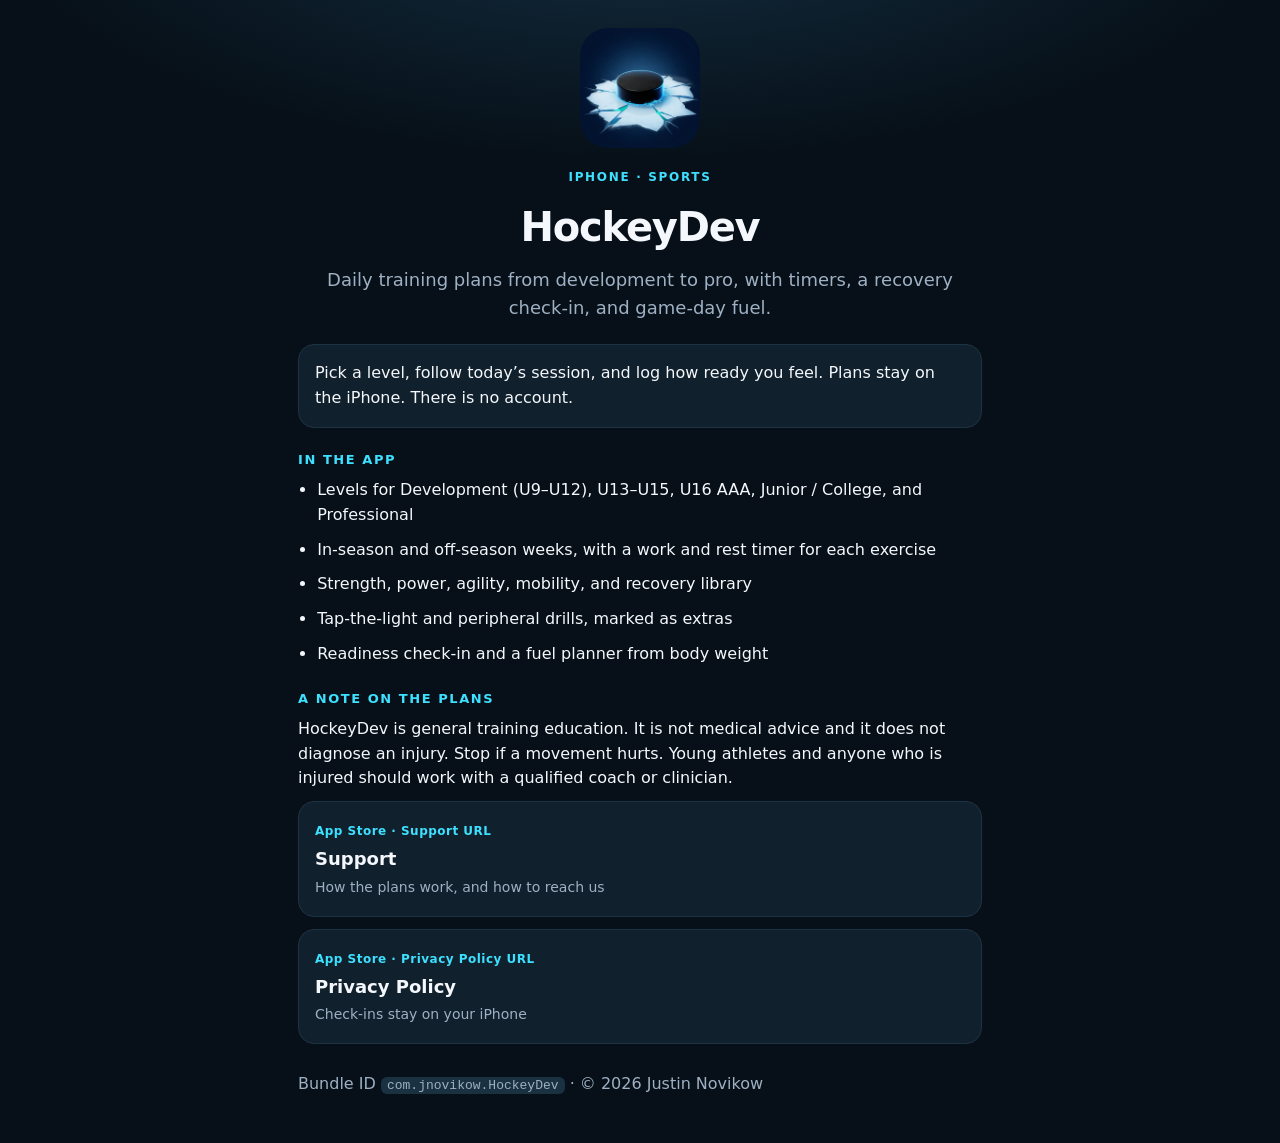
<file: index.html>
<!DOCTYPE html>
<html lang="en">
<head>
  <meta charset="UTF-8" />
  <meta name="viewport" content="width=device-width, initial-scale=1, viewport-fit=cover" />
  <meta name="theme-color" content="#071018" />
  <title>HockeyDev</title>
  <meta name="description" content="HockeyDev is an iPhone training planner for hockey, from development through professional." />
  <link rel="icon" href="icon.png" type="image/png" />
  <link rel="apple-touch-icon" href="icon.png" />
  <link rel="stylesheet" href="styles.css" />
</head>
<body>
  <header class="hero">
    <img class="logo" src="icon.png" width="120" height="120" alt="HockeyDev" />
    <p class="eyebrow">iPhone · Sports</p>
    <h1>HockeyDev</h1>
    <p class="lede">Daily training plans from development to pro, with timers, a recovery check-in, and game-day fuel.</p>
  </header>

  <div class="card">
    <p style="margin:0">Pick a level, follow today’s session, and log how ready you feel. Plans stay on the iPhone. There is no account.</p>
  </div>

  <h2>In the app</h2>
  <ul>
    <li>Levels for Development (U9–U12), U13–U15, U16 AAA, Junior / College, and Professional</li>
    <li>In-season and off-season weeks, with a work and rest timer for each exercise</li>
    <li>Strength, power, agility, mobility, and recovery library</li>
    <li>Tap-the-light and peripheral drills, marked as extras</li>
    <li>Readiness check-in and a fuel planner from body weight</li>
  </ul>

  <h2>A note on the plans</h2>
  <p>HockeyDev is general training education. It is not medical advice and it does not diagnose an injury. Stop if a movement hurts. Young athletes and anyone who is injured should work with a qualified coach or clinician.</p>

  <nav class="cards">
    <a class="card link-card" href="support.html">
      <span class="card-kicker">App Store · Support URL</span>
      <strong>Support</strong>
      <span class="card-desc">How the plans work, and how to reach us</span>
    </a>
    <a class="card link-card" href="privacy.html">
      <span class="card-kicker">App Store · Privacy Policy URL</span>
      <strong>Privacy Policy</strong>
      <span class="card-desc">Check-ins stay on your iPhone</span>
    </a>
  </nav>
  <footer class="foot">
    <p>Bundle ID <code>com.jnovikow.HockeyDev</code> · © 2026 Justin Novikow</p>
  </footer>
</body>
</html>
</file>
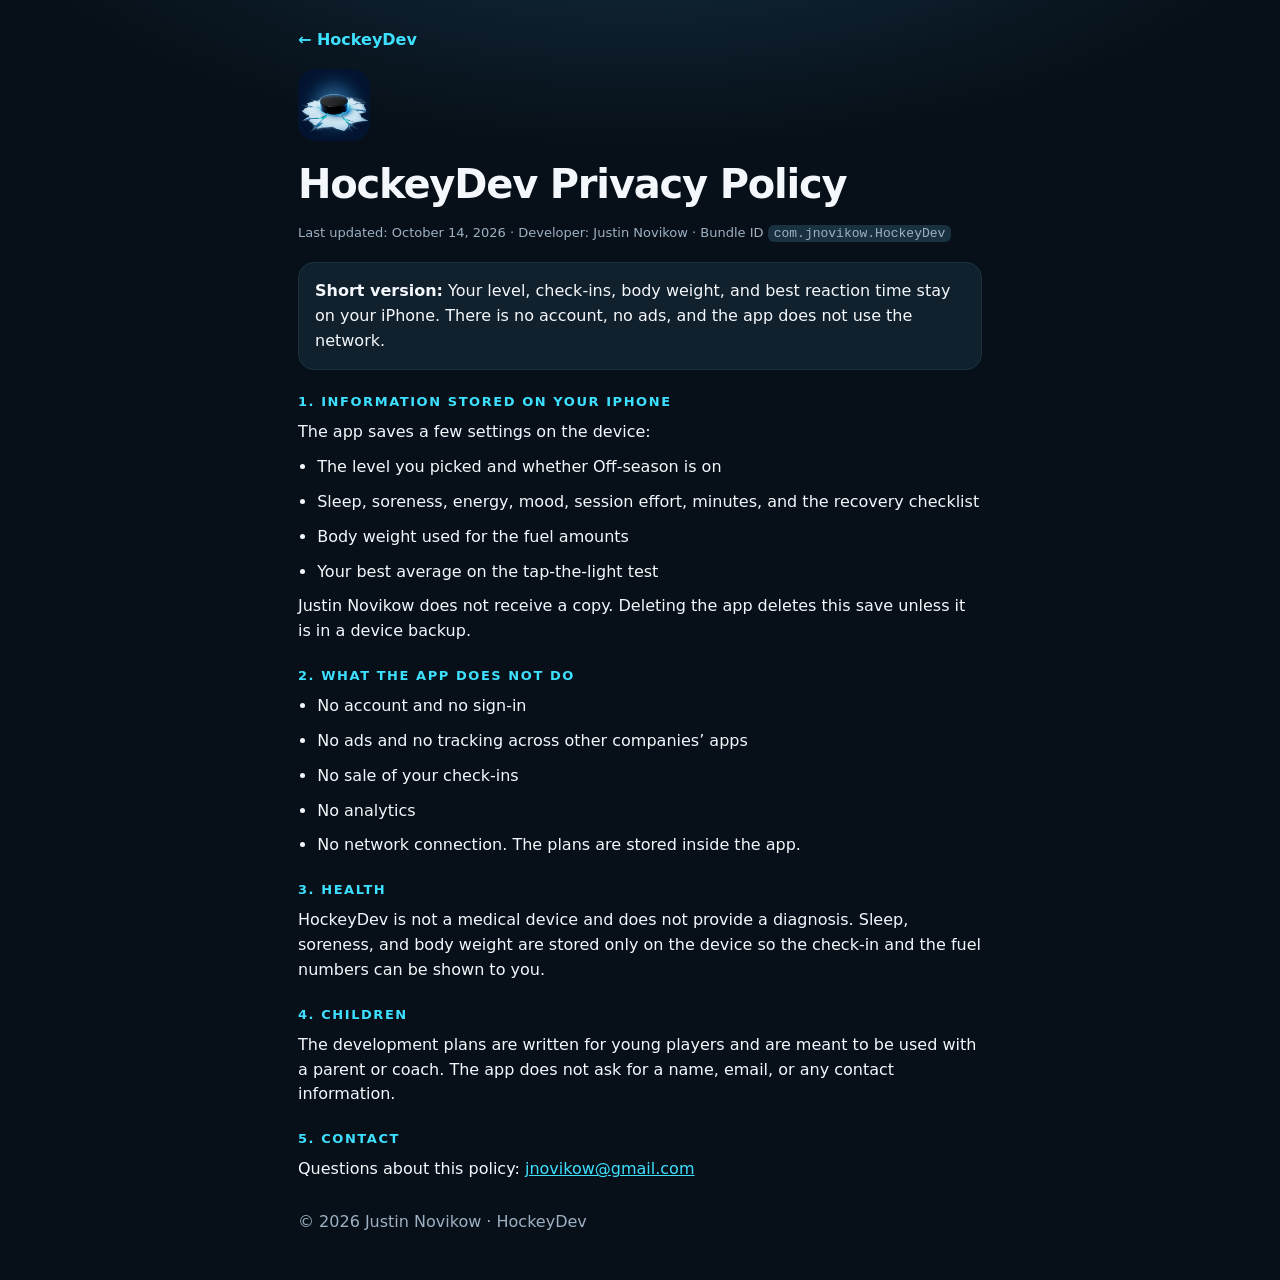
<file: privacy.html>
<!DOCTYPE html>
<html lang="en">
<head>
  <meta charset="UTF-8" />
  <meta name="viewport" content="width=device-width, initial-scale=1, viewport-fit=cover" />
  <meta name="theme-color" content="#071018" />
  <title>HockeyDev — Privacy Policy</title>
  <meta name="description" content="HockeyDev privacy policy for com.jnovikow.HockeyDev." />
  <link rel="icon" href="icon.png" type="image/png" />
  <link rel="stylesheet" href="styles.css" />
</head>
<body>
  <a class="back" href="index.html">← HockeyDev</a>
  <img class="logo logo-sm" src="icon.png" width="72" height="72" alt="" />
  <h1>HockeyDev Privacy Policy</h1>
  <p class="meta">Last updated: October 14, 2026 · Developer: Justin Novikow · Bundle ID <code>com.jnovikow.HockeyDev</code></p>

  <div class="card">
    <p style="margin:0"><strong>Short version:</strong> Your level, check-ins, body weight, and best reaction time stay on your iPhone. There is no account, no ads, and the app does not use the network.</p>
  </div>

  <h2>1. Information stored on your iPhone</h2>
  <p>The app saves a few settings on the device:</p>
  <ul>
    <li>The level you picked and whether Off-season is on</li>
    <li>Sleep, soreness, energy, mood, session effort, minutes, and the recovery checklist</li>
    <li>Body weight used for the fuel amounts</li>
    <li>Your best average on the tap-the-light test</li>
  </ul>
  <p>Justin Novikow does not receive a copy. Deleting the app deletes this save unless it is in a device backup.</p>

  <h2>2. What the app does not do</h2>
  <ul>
    <li>No account and no sign-in</li>
    <li>No ads and no tracking across other companies’ apps</li>
    <li>No sale of your check-ins</li>
    <li>No analytics</li>
    <li>No network connection. The plans are stored inside the app.</li>
  </ul>

  <h2>3. Health</h2>
  <p>HockeyDev is not a medical device and does not provide a diagnosis. Sleep, soreness, and body weight are stored only on the device so the check-in and the fuel numbers can be shown to you.</p>

  <h2>4. Children</h2>
  <p>The development plans are written for young players and are meant to be used with a parent or coach. The app does not ask for a name, email, or any contact information.</p>

  <h2>5. Contact</h2>
  <p>Questions about this policy: <a href="mailto:jnovikow@gmail.com?subject=HockeyDev%20Privacy">jnovikow@gmail.com</a></p>
  <footer class="foot"><p>© 2026 Justin Novikow · HockeyDev</p></footer>
</body>
</html>
</file>
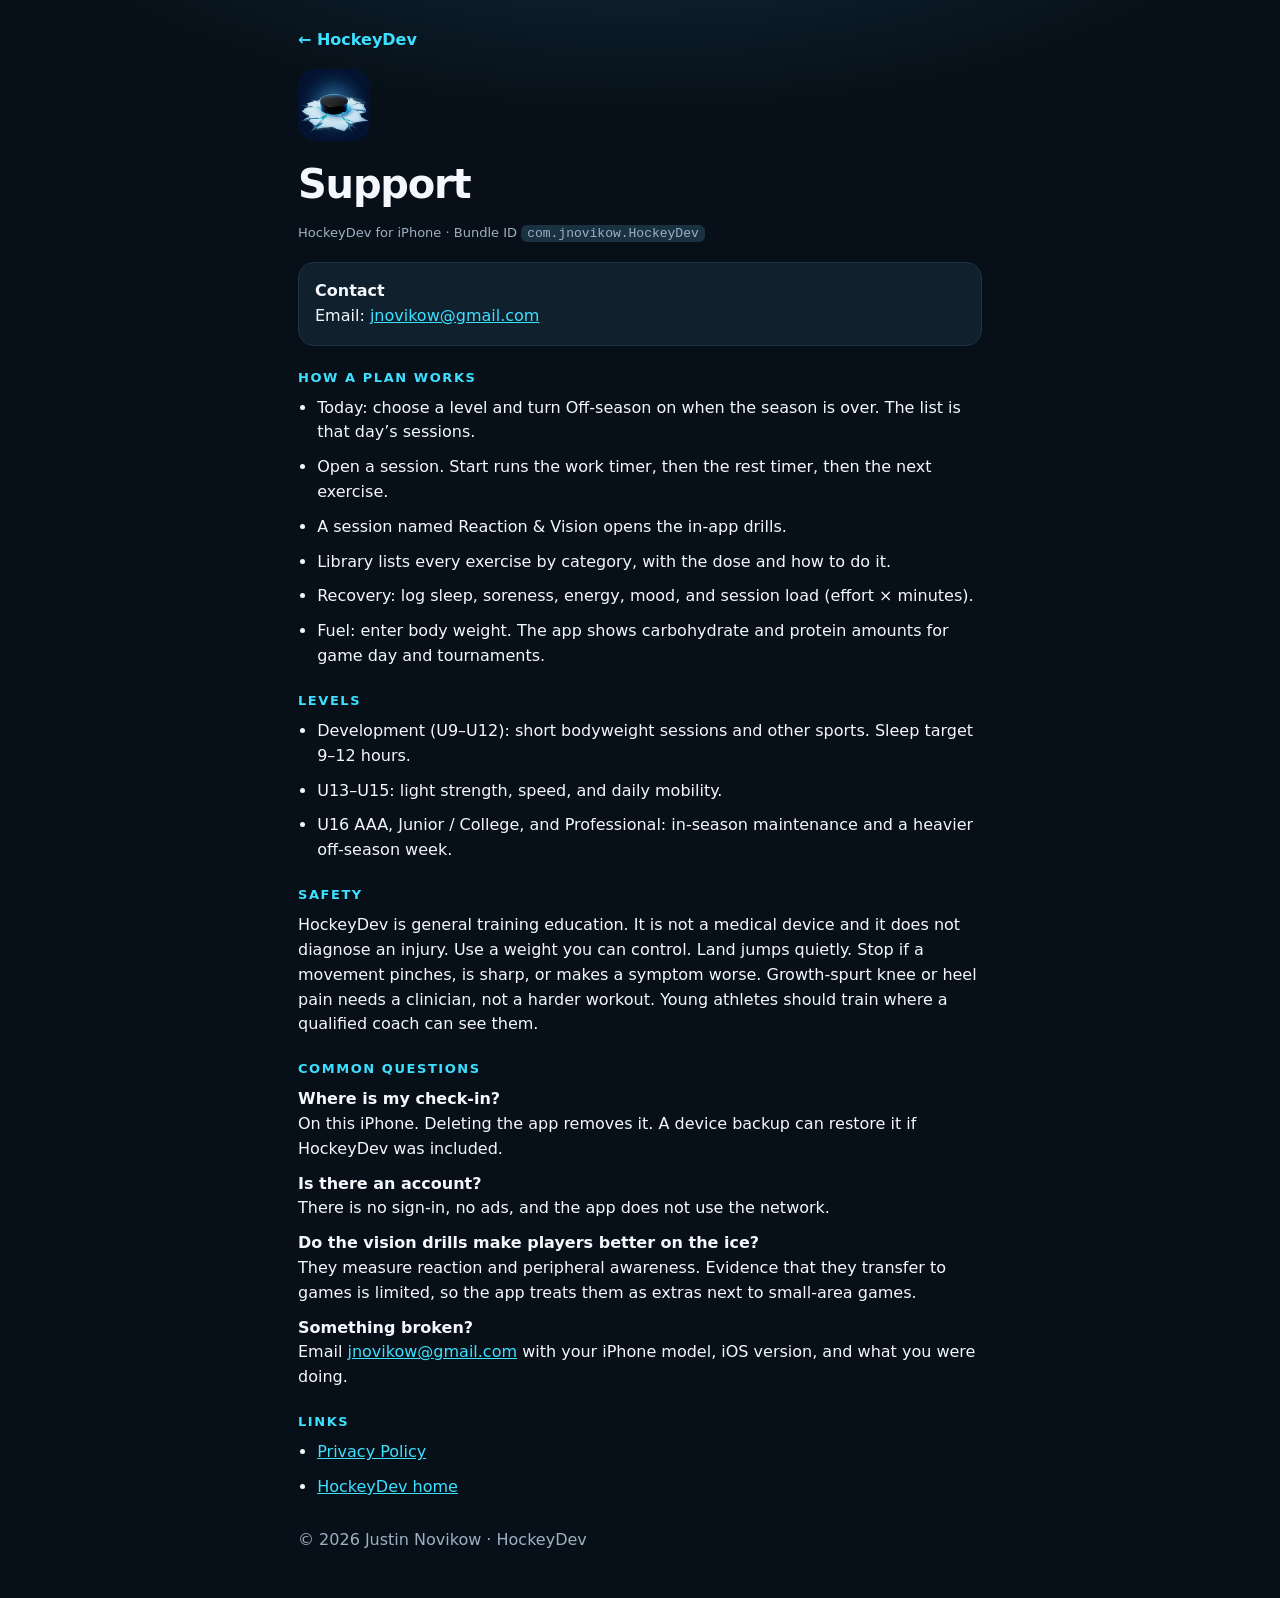
<file: support.html>
<!DOCTYPE html>
<html lang="en">
<head>
  <meta charset="UTF-8" />
  <meta name="viewport" content="width=device-width, initial-scale=1, viewport-fit=cover" />
  <meta name="theme-color" content="#071018" />
  <title>HockeyDev — Support</title>
  <meta name="description" content="HockeyDev support and contact." />
  <link rel="icon" href="icon.png" type="image/png" />
  <link rel="stylesheet" href="styles.css" />
</head>
<body>
  <a class="back" href="index.html">← HockeyDev</a>
  <img class="logo logo-sm" src="icon.png" width="72" height="72" alt="" />
  <h1>Support</h1>
  <p class="meta">HockeyDev for iPhone · Bundle ID <code>com.jnovikow.HockeyDev</code></p>

  <div class="card">
    <p style="margin:0"><strong>Contact</strong><br />
      Email: <a href="mailto:jnovikow@gmail.com?subject=HockeyDev%20Support">jnovikow@gmail.com</a></p>
  </div>

  <h2>How a plan works</h2>
  <ul>
    <li>Today: choose a level and turn Off-season on when the season is over. The list is that day’s sessions.</li>
    <li>Open a session. Start runs the work timer, then the rest timer, then the next exercise.</li>
    <li>A session named Reaction &amp; Vision opens the in-app drills.</li>
    <li>Library lists every exercise by category, with the dose and how to do it.</li>
    <li>Recovery: log sleep, soreness, energy, mood, and session load (effort × minutes).</li>
    <li>Fuel: enter body weight. The app shows carbohydrate and protein amounts for game day and tournaments.</li>
  </ul>

  <h2>Levels</h2>
  <ul>
    <li>Development (U9–U12): short bodyweight sessions and other sports. Sleep target 9–12 hours.</li>
    <li>U13–U15: light strength, speed, and daily mobility.</li>
    <li>U16 AAA, Junior / College, and Professional: in-season maintenance and a heavier off-season week.</li>
  </ul>

  <h2>Safety</h2>
  <p>HockeyDev is general training education. It is not a medical device and it does not diagnose an injury. Use a weight you can control. Land jumps quietly. Stop if a movement pinches, is sharp, or makes a symptom worse. Growth-spurt knee or heel pain needs a clinician, not a harder workout. Young athletes should train where a qualified coach can see them.</p>

  <h2>Common questions</h2>
  <p><strong>Where is my check-in?</strong><br />
    On this iPhone. Deleting the app removes it. A device backup can restore it if HockeyDev was included.</p>
  <p><strong>Is there an account?</strong><br />
    There is no sign-in, no ads, and the app does not use the network.</p>
  <p><strong>Do the vision drills make players better on the ice?</strong><br />
    They measure reaction and peripheral awareness. Evidence that they transfer to games is limited, so the app treats them as extras next to small-area games.</p>
  <p><strong>Something broken?</strong><br />
    Email <a href="mailto:jnovikow@gmail.com?subject=HockeyDev%20Bug">jnovikow@gmail.com</a> with your iPhone model, iOS version, and what you were doing.</p>

  <h2>Links</h2>
  <ul>
    <li><a href="privacy.html">Privacy Policy</a></li>
    <li><a href="index.html">HockeyDev home</a></li>
  </ul>
  <footer class="foot"><p>© 2026 Justin Novikow · HockeyDev</p></footer>
</body>
</html>
</file>
<file: styles.css>
:root {
  --bg: #071018;
  --fg: #f4f7fb;
  --muted: #9eb0c3;
  --accent: #3ee0ff;
  --card: #10202c;
  --border: #1d3344;
}

* { box-sizing: border-box; margin: 0; padding: 0; }

body {
  font-family: "SF Pro Display", "Segoe UI", system-ui, -apple-system, sans-serif;
  background: radial-gradient(1200px 500px at 50% -10%, #143044 0%, var(--bg) 55%);
  color: var(--fg);
  line-height: 1.55;
  padding: 28px 18px calc(36px + env(safe-area-inset-bottom));
  max-width: 720px;
  margin: 0 auto;
}

.hero { text-align: center; margin-bottom: 22px; }
.logo { width: 120px; height: 120px; border-radius: 28px; margin-bottom: 12px; }
.logo-sm { width: 72px; height: 72px; border-radius: 18px; display: block; margin: 8px 0 12px; }
.eyebrow { letter-spacing: 0.14em; text-transform: uppercase; color: var(--accent); font-size: 12px; font-weight: 800; }
h1 { font-size: 40px; letter-spacing: -0.03em; margin: 4px 0 8px; }
h2 { font-size: 13px; letter-spacing: 0.12em; text-transform: uppercase; color: var(--accent); margin: 22px 0 8px; }
.lede, .meta { color: var(--muted); }
.lede { font-size: 18px; }
.meta { font-size: 13px; margin-bottom: 18px; }
p, li { font-size: 16px; margin-bottom: 10px; }
ul { padding-left: 1.2em; margin-bottom: 8px; }
a { color: var(--accent); }
code { font-size: 13px; background: #1a3142; padding: 1px 6px; border-radius: 6px; }

.cards { display: grid; gap: 12px; }
.card, .link-card {
  background: var(--card);
  border: 1px solid var(--border);
  border-radius: 16px;
  padding: 16px;
}
.link-card { display: block; text-decoration: none; color: inherit; }
.link-card strong { display: block; font-size: 18px; margin: 2px 0; }
.card-kicker { color: var(--accent); font-size: 12px; font-weight: 800; letter-spacing: 0.04em; }
.card-desc { color: var(--muted); font-size: 14px; }
.back { display: inline-block; margin-bottom: 8px; font-weight: 700; text-decoration: none; }
.foot { margin-top: 28px; color: var(--muted); font-size: 13px; }
</file>
